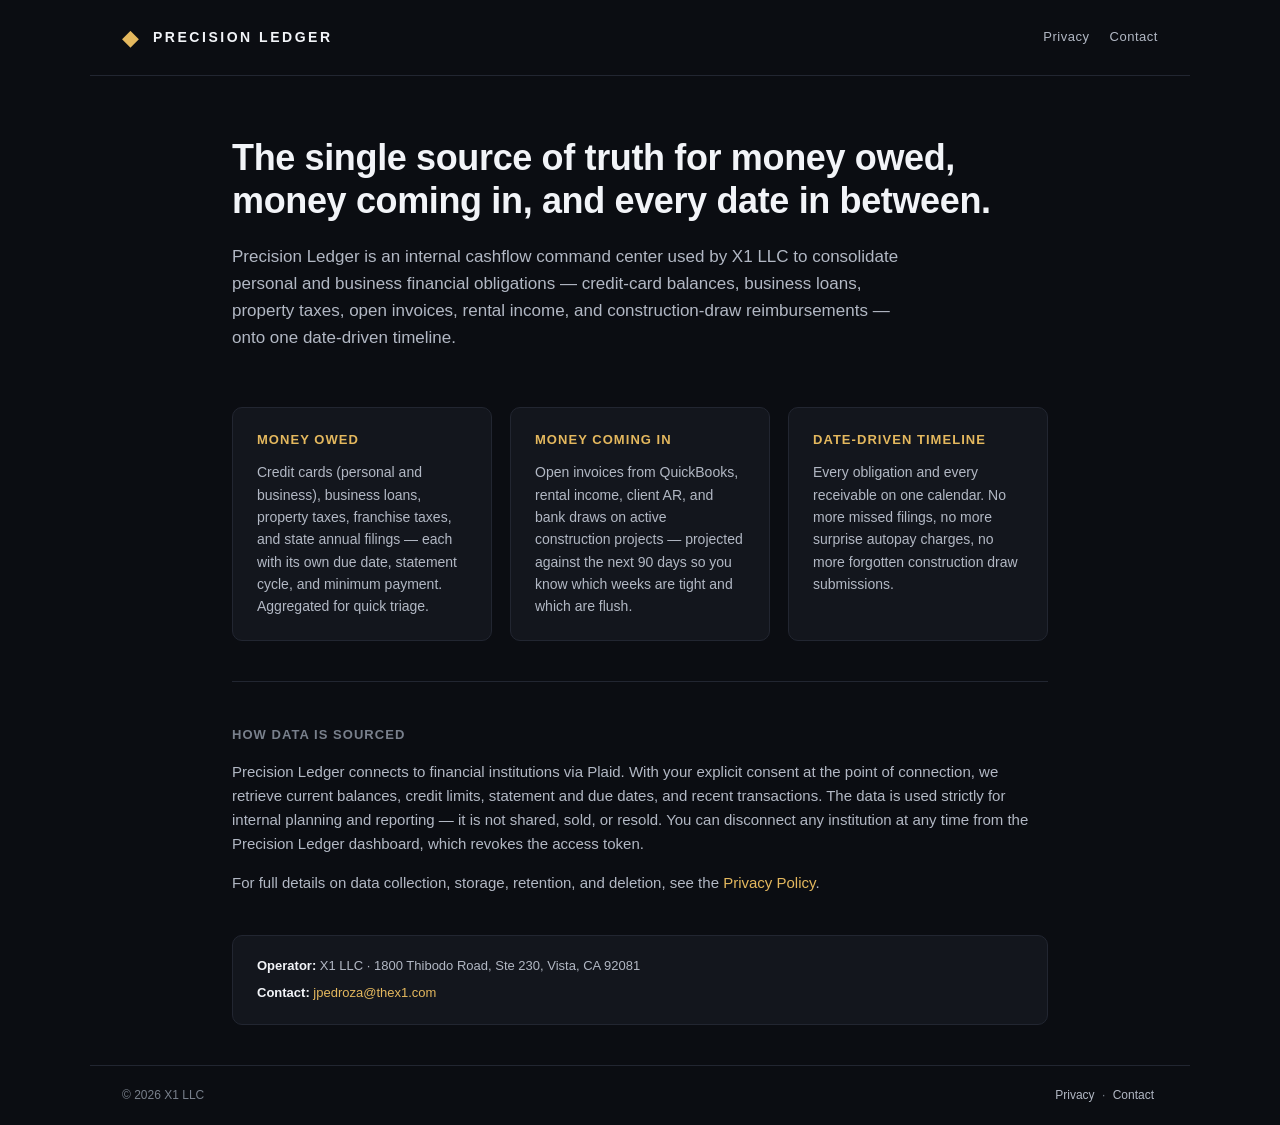
<file: index.html>
<!doctype html>
<html lang="en">
<head>
  <meta charset="utf-8" />
  <meta name="viewport" content="width=device-width, initial-scale=1" />
  <title>Precision Ledger — Unified personal &amp; business cashflow</title>
  <meta name="description" content="Precision Ledger is an internal cashflow command center that consolidates personal and business credit-card balances, loan obligations, property taxes, invoices, and construction reimbursements into a single date-driven timeline." />
  <link rel="stylesheet" href="styles.css" />
</head>
<body>
  <header class="top">
    <div class="brand">
      <span class="mark">◆</span>
      <span class="name">PRECISION LEDGER</span>
    </div>
    <nav>
      <a href="/privacy.html">Privacy</a>
      <a href="mailto:jpedroza@thex1.com">Contact</a>
    </nav>
  </header>

  <main>
    <section class="hero">
      <h1>The single source of truth for money owed, money coming in, and every date in between.</h1>
      <p class="lede">
        Precision Ledger is an internal cashflow command center used by X1 LLC to
        consolidate personal and business financial obligations — credit-card
        balances, business loans, property taxes, open invoices, rental income,
        and construction-draw reimbursements — onto one date-driven timeline.
      </p>
    </section>

    <section class="cards">
      <div class="card">
        <h2>Money owed</h2>
        <p>
          Credit cards (personal and business), business loans, property taxes,
          franchise taxes, and state annual filings — each with its own due
          date, statement cycle, and minimum payment. Aggregated for quick
          triage.
        </p>
      </div>
      <div class="card">
        <h2>Money coming in</h2>
        <p>
          Open invoices from QuickBooks, rental income, client AR, and bank
          draws on active construction projects — projected against the next
          90 days so you know which weeks are tight and which are flush.
        </p>
      </div>
      <div class="card">
        <h2>Date-driven timeline</h2>
        <p>
          Every obligation and every receivable on one calendar. No more
          missed filings, no more surprise autopay charges, no more
          forgotten construction draw submissions.
        </p>
      </div>
    </section>

    <section class="data">
      <h2>How data is sourced</h2>
      <p>
        Precision Ledger connects to financial institutions via Plaid. With your
        explicit consent at the point of connection, we retrieve current balances,
        credit limits, statement and due dates, and recent transactions. The data
        is used strictly for internal planning and reporting — it is not shared,
        sold, or resold. You can disconnect any institution at any time from the
        Precision Ledger dashboard, which revokes the access token.
      </p>
      <p>
        For full details on data collection, storage, retention, and deletion,
        see the <a href="/privacy.html">Privacy Policy</a>.
      </p>
    </section>

    <section class="footer-info">
      <div>
        <strong>Operator:</strong> X1 LLC · 1800 Thibodo Road, Ste 230, Vista, CA 92081
      </div>
      <div>
        <strong>Contact:</strong> <a href="mailto:jpedroza@thex1.com">jpedroza@thex1.com</a>
      </div>
    </section>
  </main>

  <footer>
    <span>© 2026 X1 LLC</span>
    <span>
      <a href="/privacy.html">Privacy</a> · <a href="mailto:jpedroza@thex1.com">Contact</a>
    </span>
  </footer>
</body>
</html>
</file>
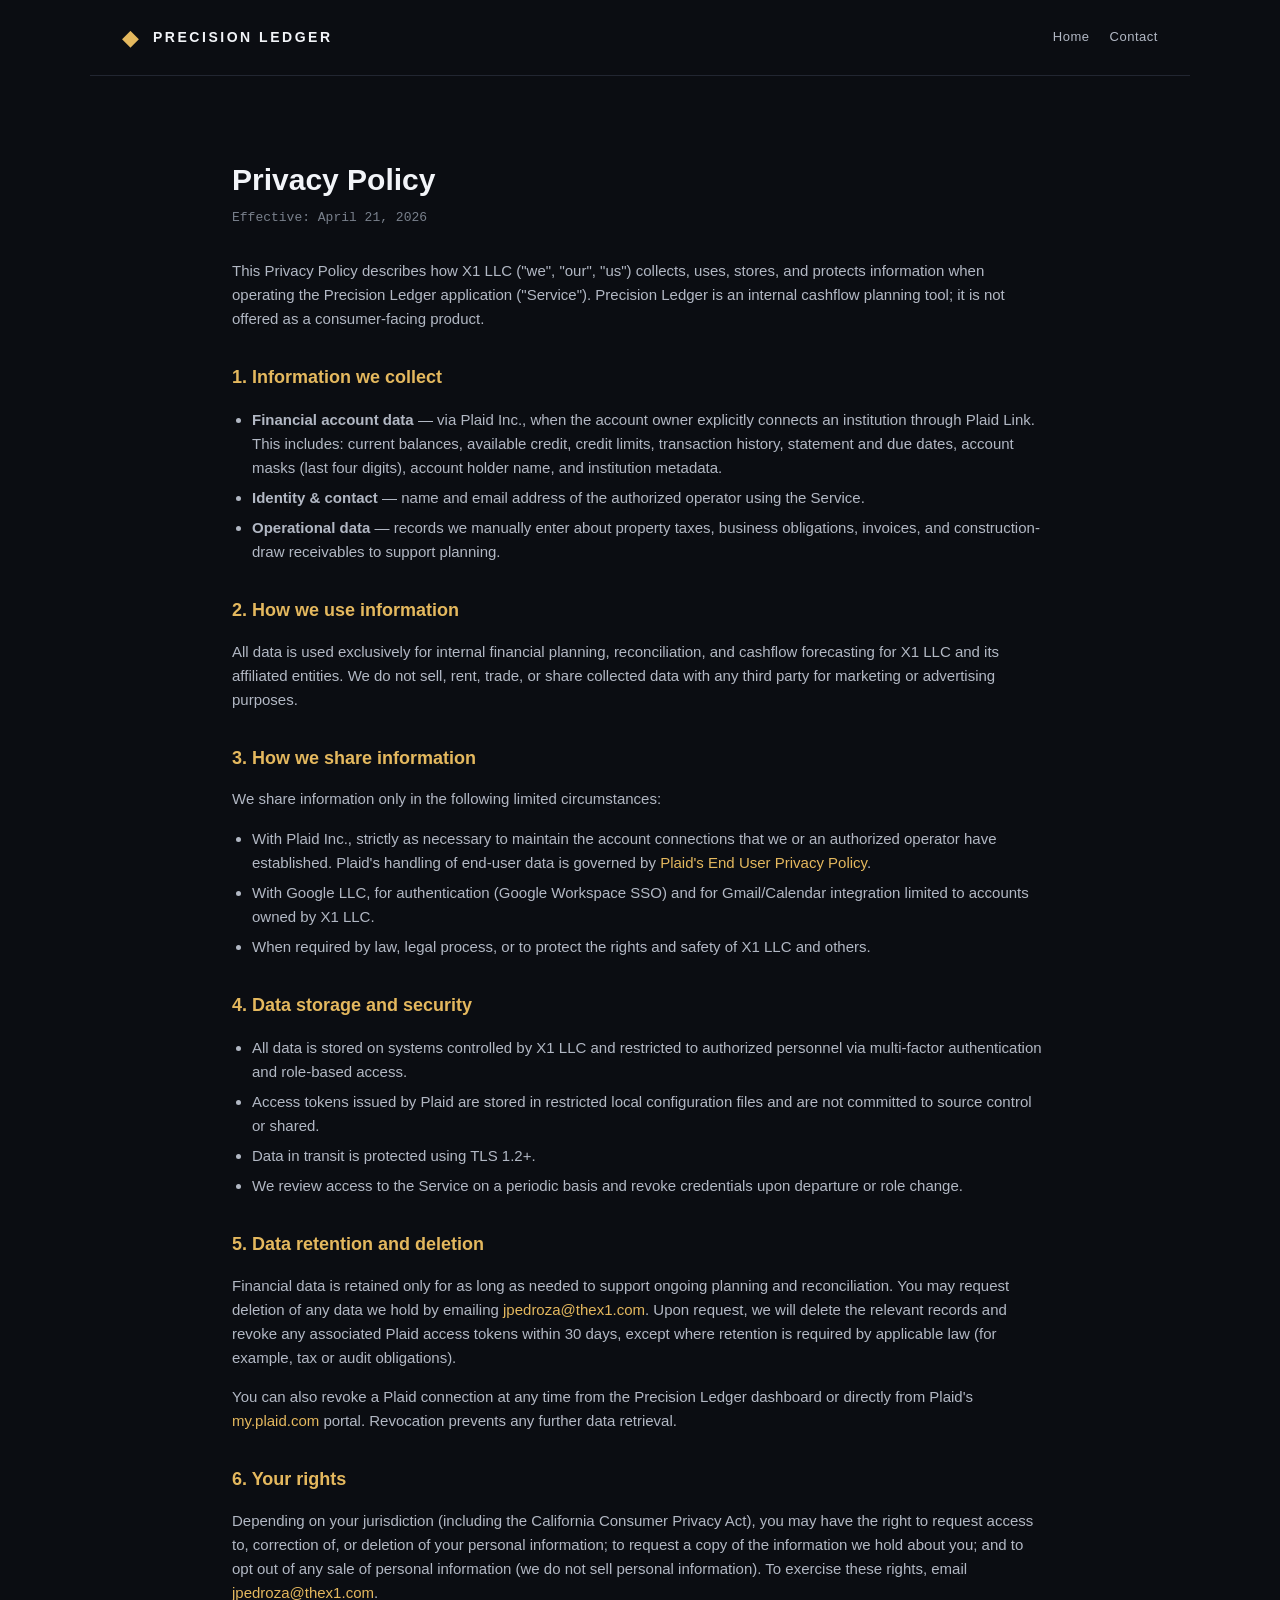
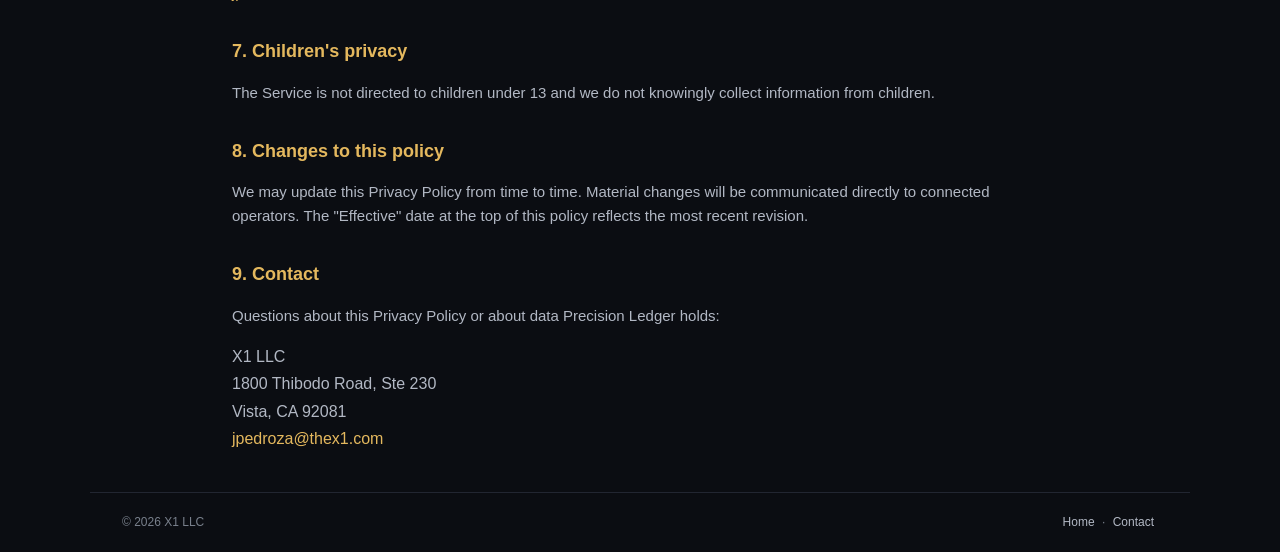
<file: privacy.html>
<!doctype html>
<html lang="en">
<head>
  <meta charset="utf-8" />
  <meta name="viewport" content="width=device-width, initial-scale=1" />
  <title>Privacy Policy — Precision Ledger</title>
  <link rel="stylesheet" href="styles.css" />
</head>
<body>
  <header class="top">
    <div class="brand">
      <a href="/" style="text-decoration:none;color:inherit;display:flex;align-items:center;gap:14px">
        <span class="mark">◆</span>
        <span class="name">PRECISION LEDGER</span>
      </a>
    </div>
    <nav>
      <a href="/">Home</a>
      <a href="mailto:jpedroza@thex1.com">Contact</a>
    </nav>
  </header>

  <main class="doc">
    <h1>Privacy Policy</h1>
    <p class="effective">Effective: April 21, 2026</p>

    <p>
      This Privacy Policy describes how X1 LLC ("we", "our", "us") collects,
      uses, stores, and protects information when operating the Precision Ledger
      application ("Service"). Precision Ledger is an internal cashflow
      planning tool; it is not offered as a consumer-facing product.
    </p>

    <h2>1. Information we collect</h2>
    <ul>
      <li>
        <strong>Financial account data</strong> — via Plaid Inc., when the
        account owner explicitly connects an institution through Plaid Link.
        This includes: current balances, available credit, credit limits,
        transaction history, statement and due dates, account masks (last four
        digits), account holder name, and institution metadata.
      </li>
      <li>
        <strong>Identity &amp; contact</strong> — name and email address of the
        authorized operator using the Service.
      </li>
      <li>
        <strong>Operational data</strong> — records we manually enter about
        property taxes, business obligations, invoices, and construction-draw
        receivables to support planning.
      </li>
    </ul>

    <h2>2. How we use information</h2>
    <p>
      All data is used exclusively for internal financial planning,
      reconciliation, and cashflow forecasting for X1 LLC and its affiliated
      entities. We do not sell, rent, trade, or share collected data with any
      third party for marketing or advertising purposes.
    </p>

    <h2>3. How we share information</h2>
    <p>We share information only in the following limited circumstances:</p>
    <ul>
      <li>
        With Plaid Inc., strictly as necessary to maintain the account
        connections that we or an authorized operator have established. Plaid's
        handling of end-user data is governed by
        <a href="https://plaid.com/legal/#end-user-privacy-policy">
          Plaid's End User Privacy Policy</a>.
      </li>
      <li>With Google LLC, for authentication (Google Workspace SSO) and for
        Gmail/Calendar integration limited to accounts owned by X1 LLC.</li>
      <li>When required by law, legal process, or to protect the rights and
        safety of X1 LLC and others.</li>
    </ul>

    <h2>4. Data storage and security</h2>
    <ul>
      <li>All data is stored on systems controlled by X1 LLC and restricted to
        authorized personnel via multi-factor authentication and role-based
        access.</li>
      <li>Access tokens issued by Plaid are stored in restricted local
        configuration files and are not committed to source control or shared.</li>
      <li>Data in transit is protected using TLS 1.2+.</li>
      <li>We review access to the Service on a periodic basis and revoke
        credentials upon departure or role change.</li>
    </ul>

    <h2>5. Data retention and deletion</h2>
    <p>
      Financial data is retained only for as long as needed to support ongoing
      planning and reconciliation. You may request deletion of any data we hold
      by emailing <a href="mailto:jpedroza@thex1.com">jpedroza@thex1.com</a>.
      Upon request, we will delete the relevant records and revoke any
      associated Plaid access tokens within 30 days, except where retention is
      required by applicable law (for example, tax or audit obligations).
    </p>
    <p>
      You can also revoke a Plaid connection at any time from the Precision
      Ledger dashboard or directly from Plaid's
      <a href="https://my.plaid.com">my.plaid.com</a> portal. Revocation
      prevents any further data retrieval.
    </p>

    <h2>6. Your rights</h2>
    <p>
      Depending on your jurisdiction (including the California Consumer
      Privacy Act), you may have the right to request access to, correction of,
      or deletion of your personal information; to request a copy of the
      information we hold about you; and to opt out of any sale of personal
      information (we do not sell personal information). To exercise these
      rights, email <a href="mailto:jpedroza@thex1.com">jpedroza@thex1.com</a>.
    </p>

    <h2>7. Children's privacy</h2>
    <p>
      The Service is not directed to children under 13 and we do not knowingly
      collect information from children.
    </p>

    <h2>8. Changes to this policy</h2>
    <p>
      We may update this Privacy Policy from time to time. Material changes
      will be communicated directly to connected operators. The "Effective"
      date at the top of this policy reflects the most recent revision.
    </p>

    <h2>9. Contact</h2>
    <p>
      Questions about this Privacy Policy or about data Precision Ledger holds:
    </p>
    <address>
      X1 LLC<br />
      1800 Thibodo Road, Ste 230<br />
      Vista, CA 92081<br />
      <a href="mailto:jpedroza@thex1.com">jpedroza@thex1.com</a>
    </address>
  </main>

  <footer>
    <span>© 2026 X1 LLC</span>
    <span>
      <a href="/">Home</a> · <a href="mailto:jpedroza@thex1.com">Contact</a>
    </span>
  </footer>
</body>
</html>
</file>
<file: styles.css>
:root {
  --bg: #0b0d12;
  --bg-2: #13161d;
  --ink: #f2f4f8;
  --ink-dim: #b2b8c4;
  --ink-mute: #79808c;
  --line: #222631;
  --accent: #e4b85e;
  --radius: 10px;
  --mono: ui-monospace, "SF Mono", Menlo, Consolas, monospace;
  --sans: -apple-system, BlinkMacSystemFont, "Inter", "Helvetica Neue", sans-serif;
}
* { box-sizing: border-box; }
html, body { margin: 0; padding: 0; background: var(--bg); color: var(--ink); font-family: var(--sans); line-height: 1.6; }

.top {
  display: flex; justify-content: space-between; align-items: center;
  padding: 20px 32px; border-bottom: 1px solid var(--line);
  max-width: 1100px; margin: 0 auto;
}
.brand { display: flex; align-items: center; gap: 14px; }
.mark { color: var(--accent); font-size: 22px; }
.name { font-weight: 700; letter-spacing: 0.18em; font-size: 14px; }
.top nav { display: flex; gap: 20px; font-size: 13px; }
.top nav a { color: var(--ink-dim); text-decoration: none; letter-spacing: 0.04em; }
.top nav a:hover { color: var(--ink); }

main { max-width: 880px; margin: 0 auto; padding: 60px 32px 40px; }

.hero h1 {
  font-size: 36px; line-height: 1.2; font-weight: 700;
  margin: 0 0 20px; letter-spacing: -0.01em;
}
.hero .lede { font-size: 17px; color: var(--ink-dim); max-width: 680px; }

.cards {
  display: grid; grid-template-columns: repeat(3, 1fr); gap: 18px;
  margin: 56px 0 40px;
}
.cards .card {
  background: var(--bg-2); border: 1px solid var(--line);
  border-radius: var(--radius); padding: 22px 24px;
}
.cards h2 { font-size: 13px; letter-spacing: 0.08em; text-transform: uppercase; color: var(--accent); margin: 0 0 10px; font-weight: 600; }
.cards p { font-size: 14px; color: var(--ink-dim); margin: 0; }

.data { margin-top: 40px; padding-top: 32px; border-top: 1px solid var(--line); }
.data h2 { font-size: 13px; letter-spacing: 0.08em; text-transform: uppercase; color: var(--ink-mute); font-weight: 600; margin-bottom: 12px; }
.data p { color: var(--ink-dim); font-size: 15px; }
.data a { color: var(--accent); text-decoration: none; }
.data a:hover { text-decoration: underline; }

.footer-info {
  margin-top: 40px; padding: 20px 24px;
  background: var(--bg-2); border: 1px solid var(--line); border-radius: var(--radius);
  font-size: 13px; color: var(--ink-dim); display: grid; gap: 6px;
}
.footer-info strong { color: var(--ink); font-weight: 600; }
.footer-info a { color: var(--accent); text-decoration: none; }

footer {
  max-width: 1100px; margin: 0 auto; padding: 20px 32px;
  display: flex; justify-content: space-between; align-items: center;
  border-top: 1px solid var(--line); font-size: 12px; color: var(--ink-mute);
}
footer a { color: var(--ink-dim); text-decoration: none; margin: 0 4px; }
footer a:hover { color: var(--ink); }

.doc h1 { font-size: 30px; margin-bottom: 4px; }
.doc .effective { color: var(--ink-mute); font-size: 13px; margin: 0 0 30px; font-family: var(--mono); }
.doc h2 { font-size: 18px; margin-top: 32px; margin-bottom: 10px; color: var(--accent); }
.doc p, .doc li { color: var(--ink-dim); font-size: 15px; }
.doc ul { padding-left: 20px; }
.doc li { margin: 6px 0; }
.doc a { color: var(--accent); text-decoration: none; }
.doc a:hover { text-decoration: underline; }
.doc address { font-style: normal; color: var(--ink-dim); line-height: 1.7; }

@media (max-width: 800px) {
  .cards { grid-template-columns: 1fr; }
  .hero h1 { font-size: 28px; }
}
</file>
